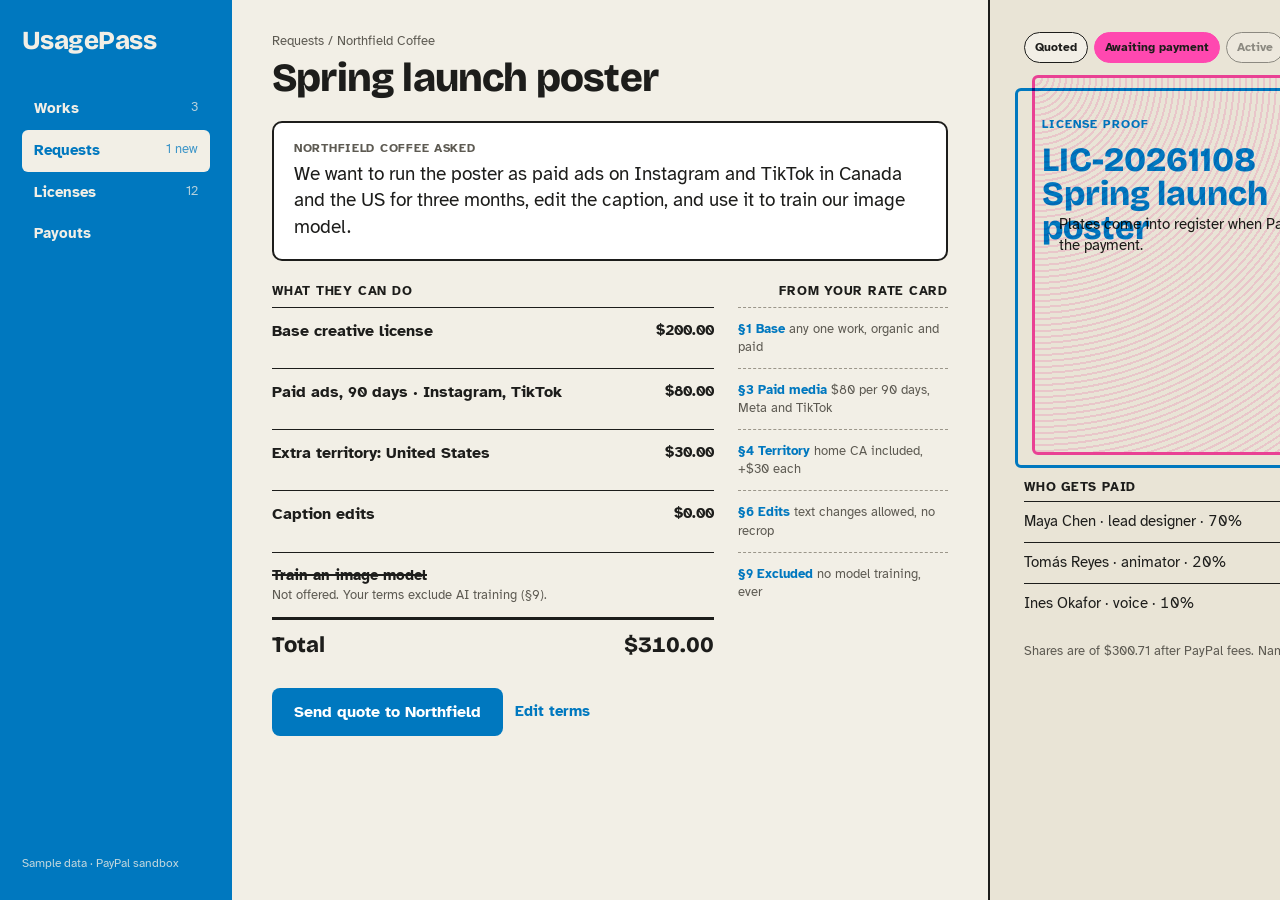
<file: .impeccable/mocks/decision/assigned.html>
<!doctype html><html><head><meta charset="utf-8"><title>UsagePass · Riso Registration</title>
<link href="https://fonts.googleapis.com/css2?family=Bricolage+Grotesque:opsz,wght@12..96,400;12..96,600;12..96,800&family=Atkinson+Hyperlegible:wght@400;700&display=swap" rel="stylesheet">
<style>
*{box-sizing:border-box;margin:0}
body{width:1440px;height:900px;overflow:hidden;background:#f2efe6;color:#1d1d1b;font:15px/1.45 "Atkinson Hyperlegible",sans-serif;display:grid;grid-template-columns:232px 1fr 452px}
.rail{background:#0078bf;color:#f2efe6;padding:28px 22px;display:flex;flex-direction:column;gap:6px}
.logo{font:800 26px/1 "Bricolage Grotesque";letter-spacing:-.02em;margin-bottom:28px;position:relative}
.logo span{position:absolute;left:2px;top:2px;color:#ff48b0;mix-blend-mode:multiply;z-index:-1}
.nav a{display:flex;justify-content:space-between;padding:10px 12px;border-radius:6px;color:#f2efe6;text-decoration:none;font-weight:700}
.nav a.on{background:#f2efe6;color:#0078bf}
.nav small{opacity:.75;font-weight:400}
.rail .foot{margin-top:auto;font-size:12px;opacity:.8}
main{padding:32px 40px;overflow:hidden}
.crumb{font-size:13px;color:#5d5a52}
h1{font:800 40px/1.05 "Bricolage Grotesque";letter-spacing:-.02em;margin:6px 0 22px}
.ask{background:#fff;border:2px solid #1d1d1b;border-radius:10px;padding:18px 20px;font-size:19px;line-height:1.4}
.ask b{display:block;font:600 12px "Atkinson Hyperlegible";letter-spacing:.06em;text-transform:uppercase;color:#5d5a52;margin-bottom:6px}
.terms{margin-top:22px;display:grid;grid-template-columns:1fr 210px;column-gap:24px}
.terms h2{grid-column:1/-1;font:700 13px "Atkinson Hyperlegible";letter-spacing:.06em;text-transform:uppercase;margin-bottom:8px;display:flex;justify-content:space-between}
.row{display:contents}
.term{border-top:1.5px solid #1d1d1b;padding:12px 0;display:flex;justify-content:space-between;gap:12px}
.term strong{font-size:16px}
.term .amt{font-variant-numeric:tabular-nums;font-weight:700}
.cite{border-top:1.5px dashed #9b968a;padding:12px 0;font-size:12.5px;color:#5d5a52}
.cite i{font-style:normal;color:#0078bf;font-weight:700}
.refuse{border-top:1.5px solid #1d1d1b;padding:12px 0;color:#1d1d1b}
.refuse strong{text-decoration:line-through;text-decoration-thickness:2px}
.refuse em{display:block;font-style:normal;font-size:13px;color:#5d5a52}
.total{border-top:3px solid #1d1d1b;padding:12px 0;display:flex;justify-content:space-between;font:800 22px "Bricolage Grotesque";font-variant-numeric:tabular-nums}
.pay{margin-top:18px;display:flex;gap:12px;align-items:center}
.btn{background:#0078bf;color:#fff;border:0;border-radius:8px;padding:14px 22px;font:700 16px "Atkinson Hyperlegible"}
.ghost{color:#0078bf;font-weight:700}
aside{background:#e9e4d6;padding:32px 34px;border-left:2px solid #1d1d1b;display:flex;flex-direction:column;gap:18px}
.proof{position:relative;height:380px}
.plate{position:absolute;inset:0;border-radius:6px;padding:26px 24px;font:800 34px/1 "Bricolage Grotesque"}
.plate.blue{background:transparent;border:3px solid #0078bf;color:#0078bf;transform:translate(-9px,7px)}
.plate.pink{border:3px solid #ff48b0;color:#ff48b0;mix-blend-mode:multiply;transform:translate(8px,-6px);background:repeating-radial-gradient(circle at 0 0,rgba(255,72,176,.18) 0 2px,transparent 2px 6px)}
.plate small{display:block;font:700 12px "Atkinson Hyperlegible";letter-spacing:.08em;text-transform:uppercase;margin-bottom:12px}
.plate p{font:400 15px/1.4 "Atkinson Hyperlegible";margin-top:16px;color:#1d1d1b}
.state{display:flex;gap:6px;font-size:12px;font-weight:700}
.state span{padding:6px 10px;border-radius:999px;border:1.5px solid #1d1d1b;background:#f2efe6}
.state .now{background:#ff48b0;border-color:#ff48b0;color:#1d1d1b}
.state .off{opacity:.45}
.split h3{font:700 13px "Atkinson Hyperlegible";letter-spacing:.06em;text-transform:uppercase;margin-bottom:6px}
.split div{display:flex;justify-content:space-between;border-top:1.5px solid #1d1d1b;padding:9px 0;font-variant-numeric:tabular-nums}
.split div span:last-child{color:#5d5a52}
.note{font-size:12.5px;color:#5d5a52}
</style></head><body>
<nav class="rail">
  <div class="logo">UsagePass<span>UsagePass</span></div>
  <div class="nav">
    <a href="#">Works <small>3</small></a>
    <a class="on" href="#">Requests <small>1 new</small></a>
    <a href="#">Licenses <small>12</small></a>
    <a href="#">Payouts</a>
  </div>
  <div class="foot">Sample data · PayPal sandbox</div>
</nav>
<main>
  <div class="crumb">Requests / Northfield Coffee</div>
  <h1>Spring launch poster</h1>
  <div class="ask"><b>Northfield Coffee asked</b>We want to run the poster as paid ads on Instagram and TikTok in Canada and the US for three months, edit the caption, and use it to train our image model.</div>
  <div class="terms">
    <h2><span>What they can do</span><span>From your rate card</span></h2>
    <div class="row"><div class="term"><strong>Base creative license</strong><span class="amt">$200.00</span></div><div class="cite"><i>§1 Base</i> any one work, organic and paid</div></div>
    <div class="row"><div class="term"><strong>Paid ads, 90 days · Instagram, TikTok</strong><span class="amt">$80.00</span></div><div class="cite"><i>§3 Paid media</i> $80 per 90 days, Meta and TikTok</div></div>
    <div class="row"><div class="term"><strong>Extra territory: United States</strong><span class="amt">$30.00</span></div><div class="cite"><i>§4 Territory</i> home CA included, +$30 each</div></div>
    <div class="row"><div class="term"><strong>Caption edits</strong><span class="amt">$0.00</span></div><div class="cite"><i>§6 Edits</i> text changes allowed, no recrop</div></div>
    <div class="row"><div class="refuse"><strong>Train an image model</strong><em>Not offered. Your terms exclude AI training (§9).</em></div><div class="cite"><i>§9 Excluded</i> no model training, ever</div></div>
    <div class="row"><div class="total"><span>Total</span><span>$310.00</span></div><div></div></div>
  </div>
  <div class="pay"><button class="btn">Send quote to Northfield</button><span class="ghost">Edit terms</span></div>
</main>
<aside>
  <div class="state"><span>Quoted</span><span class="now">Awaiting payment</span><span class="off">Active</span><span class="off">Paid out</span></div>
  <div class="proof">
    <div class="plate blue"><small>License proof</small>LIC-20261108<br>Spring launch poster</div>
    <div class="plate pink"><small>&nbsp;</small>&nbsp;<br>&nbsp;<p>Plates come into register when PayPal captures the payment.</p></div>
  </div>
  <div class="split"><h3>Who gets paid</h3>
    <div><span>Maya Chen · lead designer · 70%</span><span>$210.50</span></div>
    <div><span>Tomás Reyes · animator · 20%</span><span>$60.14</span></div>
    <div><span>Ines Okafor · voice · 10%</span><span>$30.07</span></div>
  </div>
  <div class="note">Shares are of $300.71 after PayPal fees. Names are sample data.</div>
</aside>
</body></html>
</file>
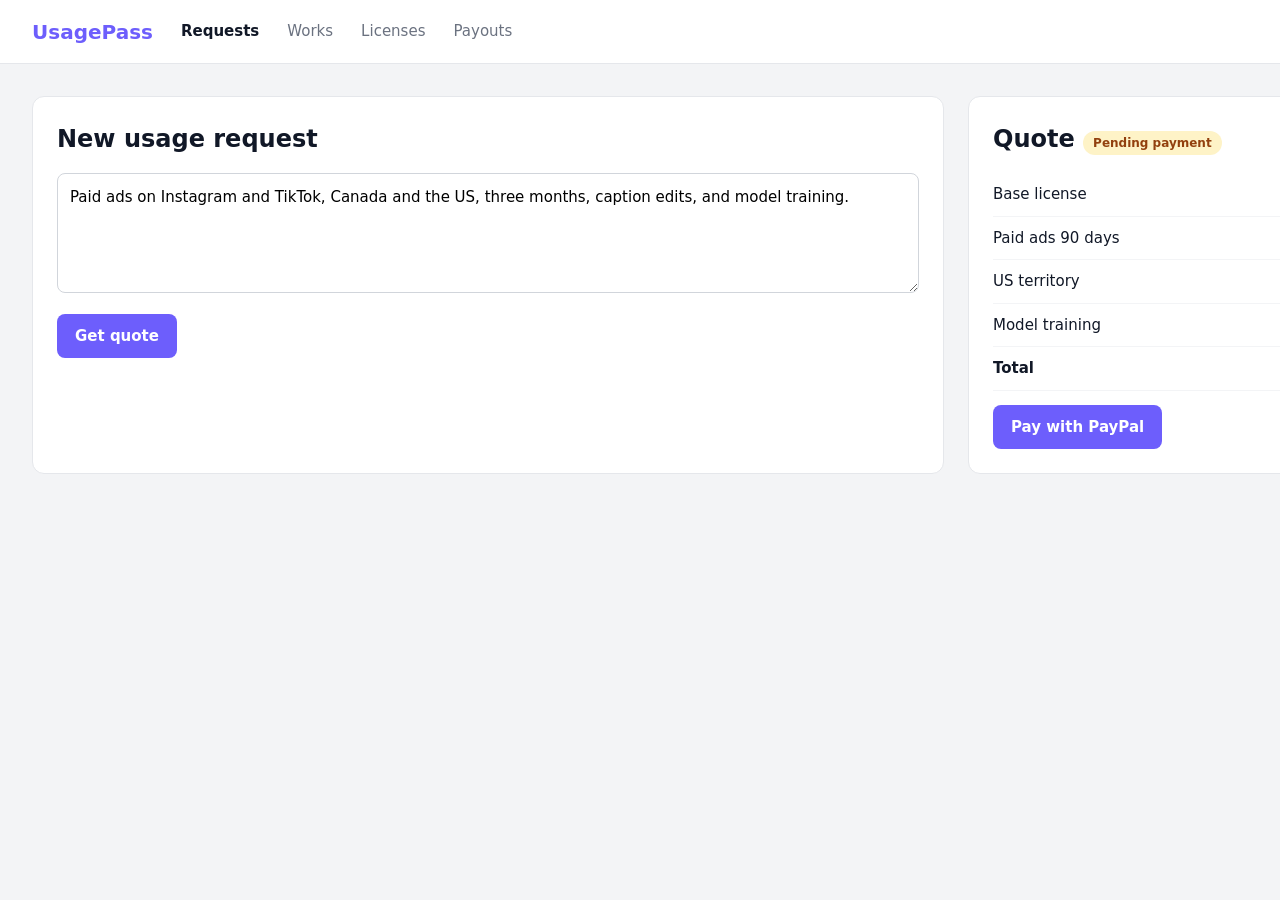
<file: .impeccable/mocks/decision/canon.html>
<!doctype html><html><head><meta charset="utf-8"><title>UsagePass · Category standard</title>
<style>
*{box-sizing:border-box;margin:0}
body{width:1440px;height:900px;overflow:hidden;background:#f3f4f6;color:#111827;font:15px/1.5 system-ui,sans-serif}
header{background:#fff;height:64px;display:flex;align-items:center;gap:28px;padding:0 32px;border-bottom:1px solid #e5e7eb}
header b{color:#6d5efc;font-size:20px}header a{color:#6b7280}header a.on{color:#111827;font-weight:600}
.wrap{display:grid;grid-template-columns:1fr 440px;gap:24px;padding:32px}
.card{background:#fff;border:1px solid #e5e7eb;border-radius:12px;padding:24px}
h1{font-size:24px;margin-bottom:16px}
textarea{width:100%;height:120px;border:1px solid #d1d5db;border-radius:8px;padding:12px;font:inherit}
.btn{display:inline-block;margin-top:14px;background:#6d5efc;color:#fff;padding:11px 18px;border-radius:8px;font-weight:600}
.li{display:flex;justify-content:space-between;padding:10px 0;border-bottom:1px solid #f3f4f6}
.badge{display:inline-block;background:#fef3c7;color:#92400e;padding:3px 10px;border-radius:999px;font-size:12px;font-weight:600}
</style></head><body>
<header><b>UsagePass</b><a class="on">Requests</a><a>Works</a><a>Licenses</a><a>Payouts</a></header>
<div class="wrap">
  <div class="card"><h1>New usage request</h1><textarea>Paid ads on Instagram and TikTok, Canada and the US, three months, caption edits, and model training.</textarea><span class="btn">Get quote</span></div>
  <div class="card"><h1>Quote <span class="badge">Pending payment</span></h1>
    <div class="li"><span>Base license</span><span>$200.00</span></div>
    <div class="li"><span>Paid ads 90 days</span><span>$80.00</span></div>
    <div class="li"><span>US territory</span><span>$30.00</span></div>
    <div class="li"><span>Model training</span><span>Not allowed</span></div>
    <div class="li"><strong>Total</strong><strong>$310.00</strong></div>
    <span class="btn">Pay with PayPal</span></div>
</div>
</body></html>
</file>
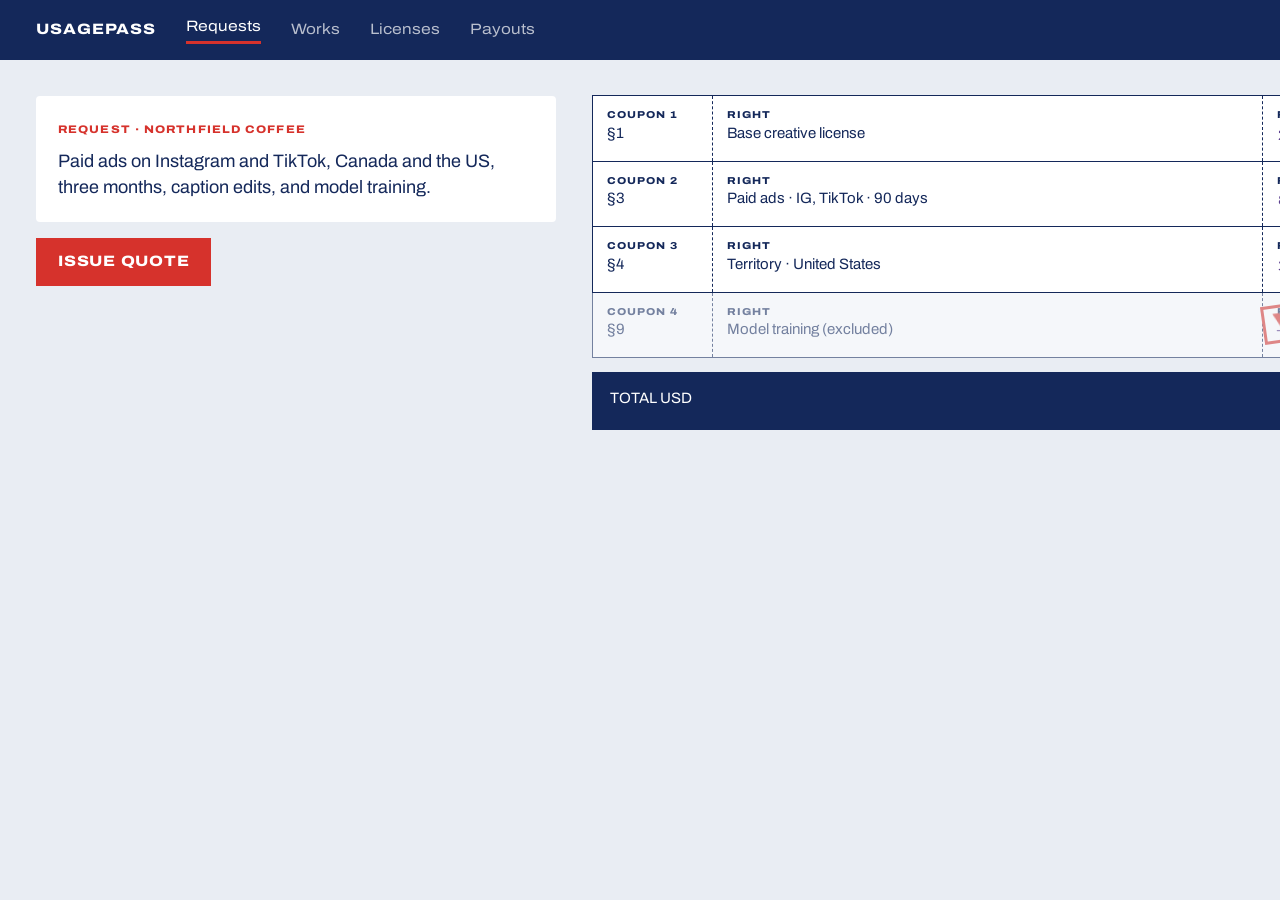
<file: .impeccable/mocks/decision/challenger-ticket-wallet.html>
<!doctype html><html><head><meta charset="utf-8"><title>UsagePass · Ticket Wallet</title>
<link href="https://fonts.googleapis.com/css2?family=Archivo:wdth,wght@75..125,500;75..125,800&family=Courier+Prime:wght@700&display=swap" rel="stylesheet">
<style>
*{box-sizing:border-box;margin:0}
body{width:1440px;height:900px;overflow:hidden;background:#e9edf3;color:#14285a;font:15px/1.45 Archivo,sans-serif}
header{background:#14285a;color:#fff;height:60px;display:flex;align-items:center;gap:30px;padding:0 36px;font-stretch:115%}
header b{font-weight:800;letter-spacing:.06em}header a{opacity:.7}header a.on{opacity:1;border-bottom:3px solid #d6322c;padding-bottom:4px}
.wrap{display:grid;grid-template-columns:520px 1fr;gap:36px;padding:36px}
.ask{background:#fff;padding:22px;border-radius:4px}
.ask small{font-stretch:115%;font-weight:800;letter-spacing:.1em;font-size:11px;color:#d6322c}
.ask p{font-size:18px;margin-top:8px}
.book{display:flex;flex-direction:column;gap:0}
.cp{background:#fff;border:1px solid #14285a;display:grid;grid-template-columns:120px 1fr 140px;margin-top:-1px}
.cp>div{padding:12px 14px;border-right:1px dashed #14285a}.cp>div:last-child{border-right:0}
.cp small{display:block;font-stretch:115%;font-size:10px;font-weight:800;letter-spacing:.1em}
.carbon{font-family:"Courier Prime";color:#5b3f8f;font-size:18px}
.void{position:relative;opacity:.55}
.void:after{content:"VOID";position:absolute;right:24px;top:6px;font:800 30px Archivo;font-stretch:125%;color:#d6322c;border:3px solid #d6322c;padding:0 8px;transform:rotate(-8deg)}
.tot{background:#14285a;color:#fff;display:flex;justify-content:space-between;padding:16px 18px;margin-top:14px}
.btn{display:inline-block;margin-top:16px;background:#d6322c;color:#fff;padding:13px 22px;font-weight:800;font-stretch:115%;letter-spacing:.05em}
</style></head><body>
<header><b>USAGEPASS</b><a class="on">Requests</a><a>Works</a><a>Licenses</a><a>Payouts</a></header>
<div class="wrap">
  <div><div class="ask"><small>REQUEST · NORTHFIELD COFFEE</small><p>Paid ads on Instagram and TikTok, Canada and the US, three months, caption edits, and model training.</p></div>
  <span class="btn">ISSUE QUOTE</span></div>
  <div class="book">
    <div class="cp"><div><small>COUPON 1</small>§1</div><div><small>RIGHT</small>Base creative license</div><div><small>FARE</small><span class="carbon">200.00</span></div></div>
    <div class="cp"><div><small>COUPON 2</small>§3</div><div><small>RIGHT</small>Paid ads · IG, TikTok · 90 days</div><div><small>FARE</small><span class="carbon">80.00</span></div></div>
    <div class="cp"><div><small>COUPON 3</small>§4</div><div><small>RIGHT</small>Territory · United States</div><div><small>FARE</small><span class="carbon">30.00</span></div></div>
    <div class="cp void"><div><small>COUPON 4</small>§9</div><div><small>RIGHT</small>Model training (excluded)</div><div><small>FARE</small><span class="carbon">—</span></div></div>
    <div class="tot"><span>TOTAL USD</span><span class="carbon" style="color:#fff">310.00</span></div>
  </div>
</div>
</body></html>
</file>
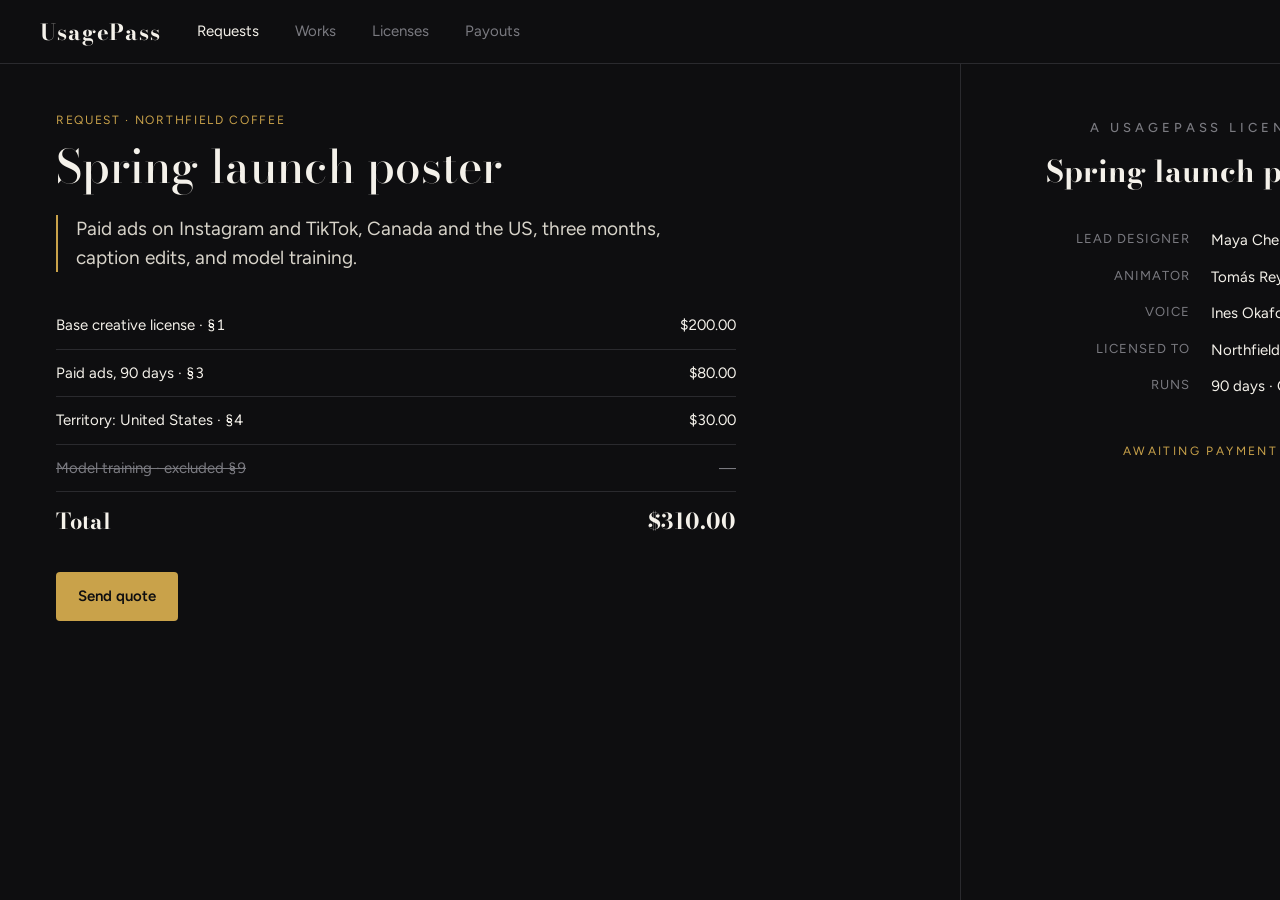
<file: .impeccable/mocks/decision/model-pick.html>
<!doctype html><html><head><meta charset="utf-8"><title>UsagePass · End Credits</title>
<link href="https://fonts.googleapis.com/css2?family=Bodoni+Moda:opsz,wght@6..96,500;6..96,700&family=Figtree:wght@400;600&display=swap" rel="stylesheet">
<style>
*{box-sizing:border-box;margin:0}
body{width:1440px;height:900px;overflow:hidden;background:#0e0e10;color:#f4f1ea;font:15px/1.5 Figtree,sans-serif;display:grid;grid-template-rows:64px 1fr}
header{display:flex;align-items:center;gap:36px;padding:0 40px;border-bottom:1px solid #2a2a2e}
header b{font:700 22px "Bodoni Moda";letter-spacing:.04em}
header a{color:#7a7a80;text-decoration:none}header a.on{color:#f4f1ea}
.stage{display:grid;grid-template-columns:1fr 480px}
.req{padding:44px 56px}
.req small{color:#c9a24a;letter-spacing:.14em;text-transform:uppercase;font-size:12px}
.req h1{font:500 46px/1.1 "Bodoni Moda";margin:10px 0 24px}
.req blockquote{border-left:2px solid #c9a24a;padding-left:18px;font-size:19px;color:#d8d4ca;max-width:640px}
.lines{margin-top:30px;max-width:680px}
.lines div{display:flex;justify-content:space-between;padding:12px 0;border-bottom:1px solid #2a2a2e;font-variant-numeric:tabular-nums}
.lines .no{color:#7a7a80;text-decoration:line-through}
.lines .tot{font:700 22px "Bodoni Moda";border-bottom:0}
.btn{margin-top:22px;display:inline-block;background:#c9a24a;color:#0e0e10;padding:13px 22px;border-radius:4px;font-weight:600}
.credits{border-left:1px solid #2a2a2e;padding:56px 40px;text-align:center}
.credits h2{font:500 13px Figtree;letter-spacing:.3em;text-transform:uppercase;color:#7a7a80}
.credits .t{font:700 30px/1.2 "Bodoni Moda";margin:18px 0 40px}
.credits dl{display:grid;grid-template-columns:1fr 1fr;gap:14px 20px;text-align:left}
.credits dt{text-align:right;color:#7a7a80;font-size:13px;letter-spacing:.08em;text-transform:uppercase}
.credits dd{font-variant-numeric:tabular-nums}
.credits .st{margin-top:44px;color:#c9a24a;letter-spacing:.2em;text-transform:uppercase;font-size:12px}
</style></head><body>
<header><b>UsagePass</b><a class="on">Requests</a><a>Works</a><a>Licenses</a><a>Payouts</a></header>
<div class="stage">
  <section class="req">
    <small>Request · Northfield Coffee</small>
    <h1>Spring launch poster</h1>
    <blockquote>Paid ads on Instagram and TikTok, Canada and the US, three months, caption edits, and model training.</blockquote>
    <div class="lines">
      <div><span>Base creative license · §1</span><span>$200.00</span></div>
      <div><span>Paid ads, 90 days · §3</span><span>$80.00</span></div>
      <div><span>Territory: United States · §4</span><span>$30.00</span></div>
      <div class="no"><span>Model training · excluded §9</span><span>—</span></div>
      <div class="tot"><span>Total</span><span>$310.00</span></div>
    </div>
    <span class="btn">Send quote</span>
  </section>
  <section class="credits">
    <h2>A UsagePass license</h2>
    <div class="t">Spring launch poster</div>
    <dl>
      <dt>Lead designer</dt><dd>Maya Chen · $210.50</dd>
      <dt>Animator</dt><dd>Tomás Reyes · $60.14</dd>
      <dt>Voice</dt><dd>Ines Okafor · $30.07</dd>
      <dt>Licensed to</dt><dd>Northfield Coffee</dd>
      <dt>Runs</dt><dd>90 days · CA, US</dd>
    </dl>
    <div class="st">Awaiting payment</div>
  </section>
</div>
</body></html>
</file>
